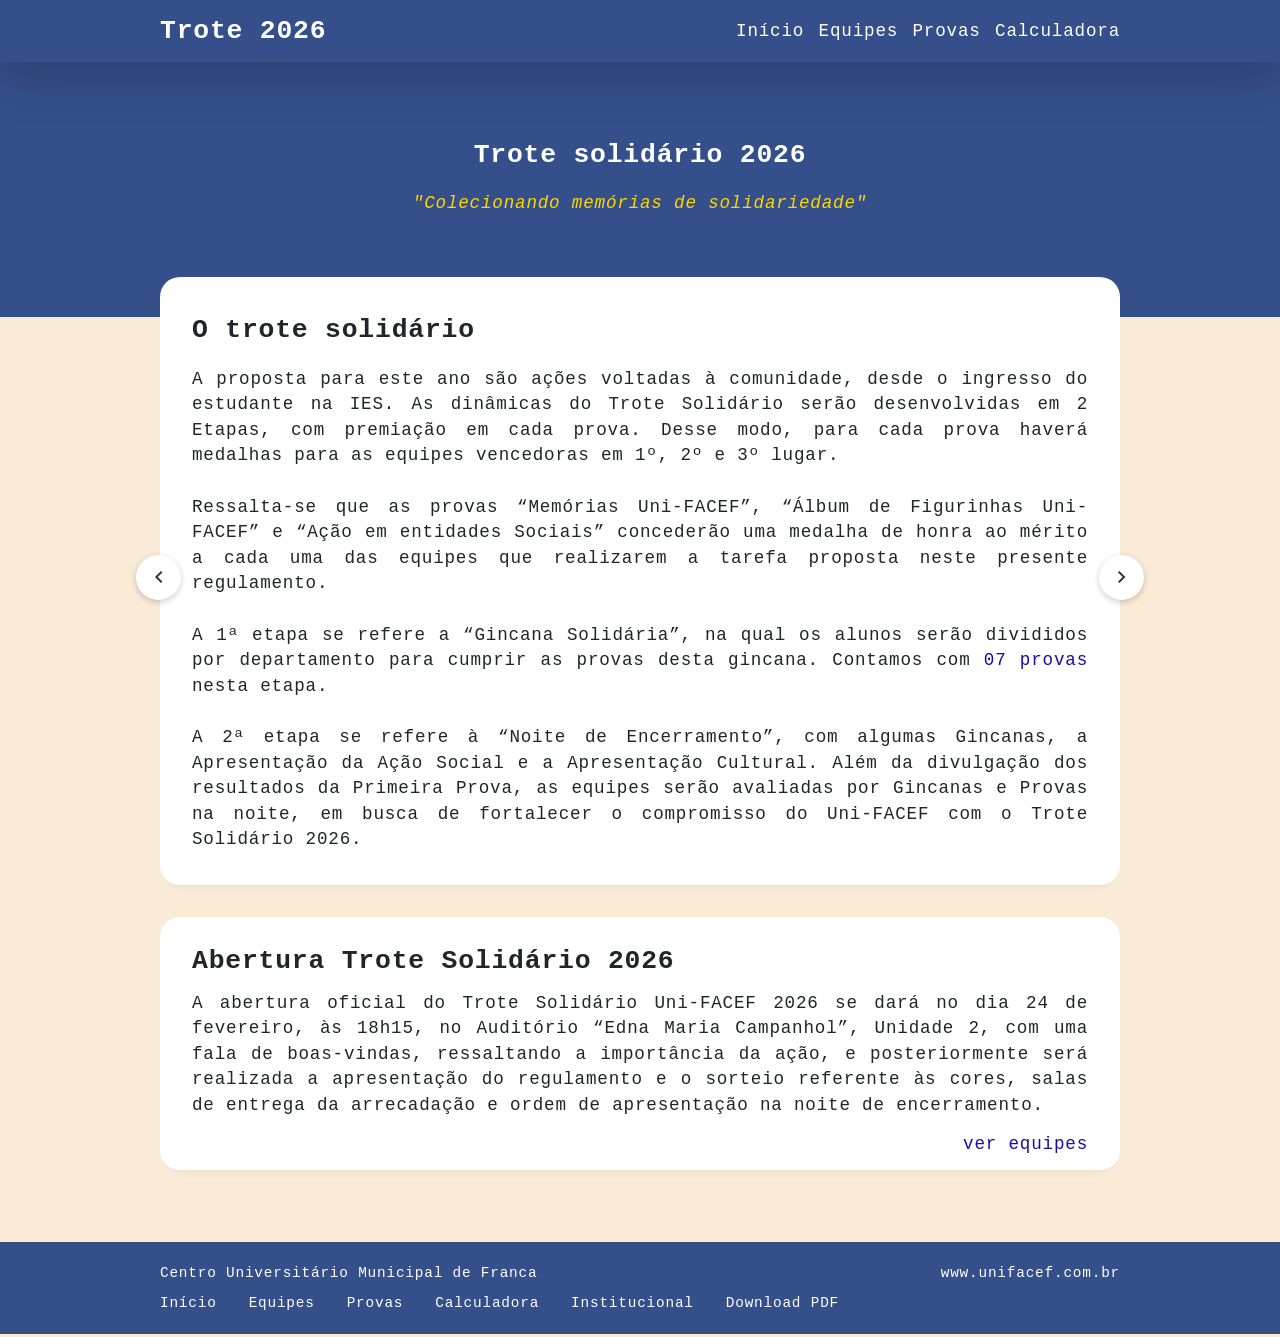
<file: index.html>
<!doctype html>
<html lang="pt-BR">
  <head>
    <!-- Meta data -->
    <meta charset="UTF-8" />
    <meta name="title" content="Trote solidário 2026" />
    <meta name="description" content="Trote solidário 2026" />
    <meta name="viewport" content="width=device-width, initial-scale=1.0" />
    <!-- CSS and statis files -->
    <link rel="stylesheet" href="./css/styles.css" />
    <link rel="stylesheet" href="./css/common/common.css" />
    <!-- Google fonts -->
    <link rel="preconnect" href="https://fonts.googleapis.com" />
    <link rel="preconnect" href="https://fonts.gstatic.com" crossorigin />
    <link
      href="https://fonts.googleapis.com/css2?family=Montserrat:ital@0;1&family=Mulish:ital,wght@0,200..1000;1,200..1000&family=Ubuntu+Mono:ital,wght@0,400;0,700;1,400;1,700&family=Ubuntu+Sans&family=Ubuntu+Sans+Mono:ital,wght@0,400..700;1,400..700&family=Ubuntu:ital,wght@0,300;0,400;0,500;0,700;1,300;1,400;1,500;1,700&display=swap"
      rel="stylesheet"
    />
    <!-- Icons -->
    <link
      href="https://fonts.googleapis.com/css2?family=Material+Symbols+Outlined"
      rel="stylesheet"
    />
    <link
      rel="stylesheet"
      href="https://cdn.jsdelivr.net/npm/bootstrap-icons@1.13.1/font/bootstrap-icons.min.css"
    />
    <!-- Favicon -->
    <link
      rel="shortcut icon"
      href="https://ava-grad.unifacef.com.br/pluginfile.php/1/core_admin/favicon/64x64/1707216088/unifacef.png"
    />
    <!-- Title -->
    <title>Trote solidário 2026</title>
  </head>
  <body>
    <nav class="menu container">
      <!-- Menu de navegação -->
      <div class="nav-main">
        <h1>Trote 2026</h1>
        <div class="menu-itens">
          <a href="index.html">Início</a>
          <a href="pages/teams.html">Equipes</a>
          <a href="pages/tasks.html">Provas</a>
          <a href="pages/calculator.html">Calculadora</a>
        </div>
      </div>
    </nav>
    <header class="container">
      <div class="flex-column">
        <div class="banner">
          <h2>Trote solidário 2026</h2>
          <em>"Colecionando memórias de solidariedade"</em>
        </div>
      </div>
    </header>
    <main>
      <!-- Múltiplos sections dentro do main -->

      <section class="container" style="position: relative">
        <button class="nav-btn left" onclick="anterior()">
          <span class="material-symbols-outlined"> chevron_left </span>
        </button>
        <div class="card-body" style="display: flex; align-items: center">
          <div class="retrivedContent">
            <h2 id="contentTitle"></h2>
            <div id="contentDescription"></div>
          </div>
        </div>
        <button class="nav-btn right" onclick="proximo()">
          <span class="material-symbols-outlined"> chevron_right </span>
        </button>
      </section>

      <section class="container">
        <div class="card-body">
          <h2 class="h2-card">Abertura Trote Solidário 2026</h2>

          <p class="p-card">
            A abertura oficial do Trote Solidário Uni-FACEF 2026 se dará no dia
            24 de fevereiro, às 18h15, no Auditório “Edna Maria Campanhol”,
            Unidade 2, com uma fala de boas-vindas, ressaltando a importância da
            ação, e posteriormente será realizada a apresentação do regulamento
            e o sorteio referente às cores, salas de entrega da arrecadação e
            ordem de apresentação na noite de encerramento.
          </p>

          <a href="pages/teams.html" class="text-link text-primary text-end">
            ver equipes
          </a>
        </div>
      </section>

      <!-- NÃO ESQUECER DE IMPLANTAR
            <section class="container">
                <div class="card-body">
                    <h2 class="h2-card">Horas-Atividade</h2>
                    <p class="success">30h: Kit Alimentação + Suplemento</p>
                    <p class="success">20h: Doação de Sangue</p>
                    <p class="success">Limite: Até 60 horas por estudante</p>
                </div>
            </section> -->
    </main>

    <footer class="container">
      <p class="d-flex justify-content-between">
        Centro Universitário Municipal de Franca
        <a
          href="https://www.unifacef.com.br"
          class="text-link text-white"
          target="_blank"
          >www.unifacef.com.br</a
        >
      </p>
      <ul class="d-flex g-2">
        <li class="unstyle-list">
          <a href="index.html" class="text-link text-white"> Início </a>
        </li>
        <li class="unstyle-list">
          <a href="pages/teams.html" class="text-link text-white"> Equipes </a>
        </li>
        <li class="unstyle-list">
          <a href="pages/tasks.html" class="text-link text-white"> Provas </a>
        </li>
        <li class="unstyle-list">
          <a href="pages/calculator.html" class="text-link text-white">
            Calculadora
          </a>
        </li>
        <li class="unstyle-list">
          <a href="pages/institutional.html" class="text-link text-white">
            Institucional
          </a>
        </li>
        <li class="unstyle-list">
          <a
            href="docs/regulamento-2026.pdf"
            class="text-link text-white"
            target="_blank"
          >
            Download PDF
          </a>
        </li>
      </ul>
    </footer>
    <!-- Js -->
    <script src="./js/content.js"></script>
    <script src="./js/spinner.js"></script>
  </body>
</html>
</file>
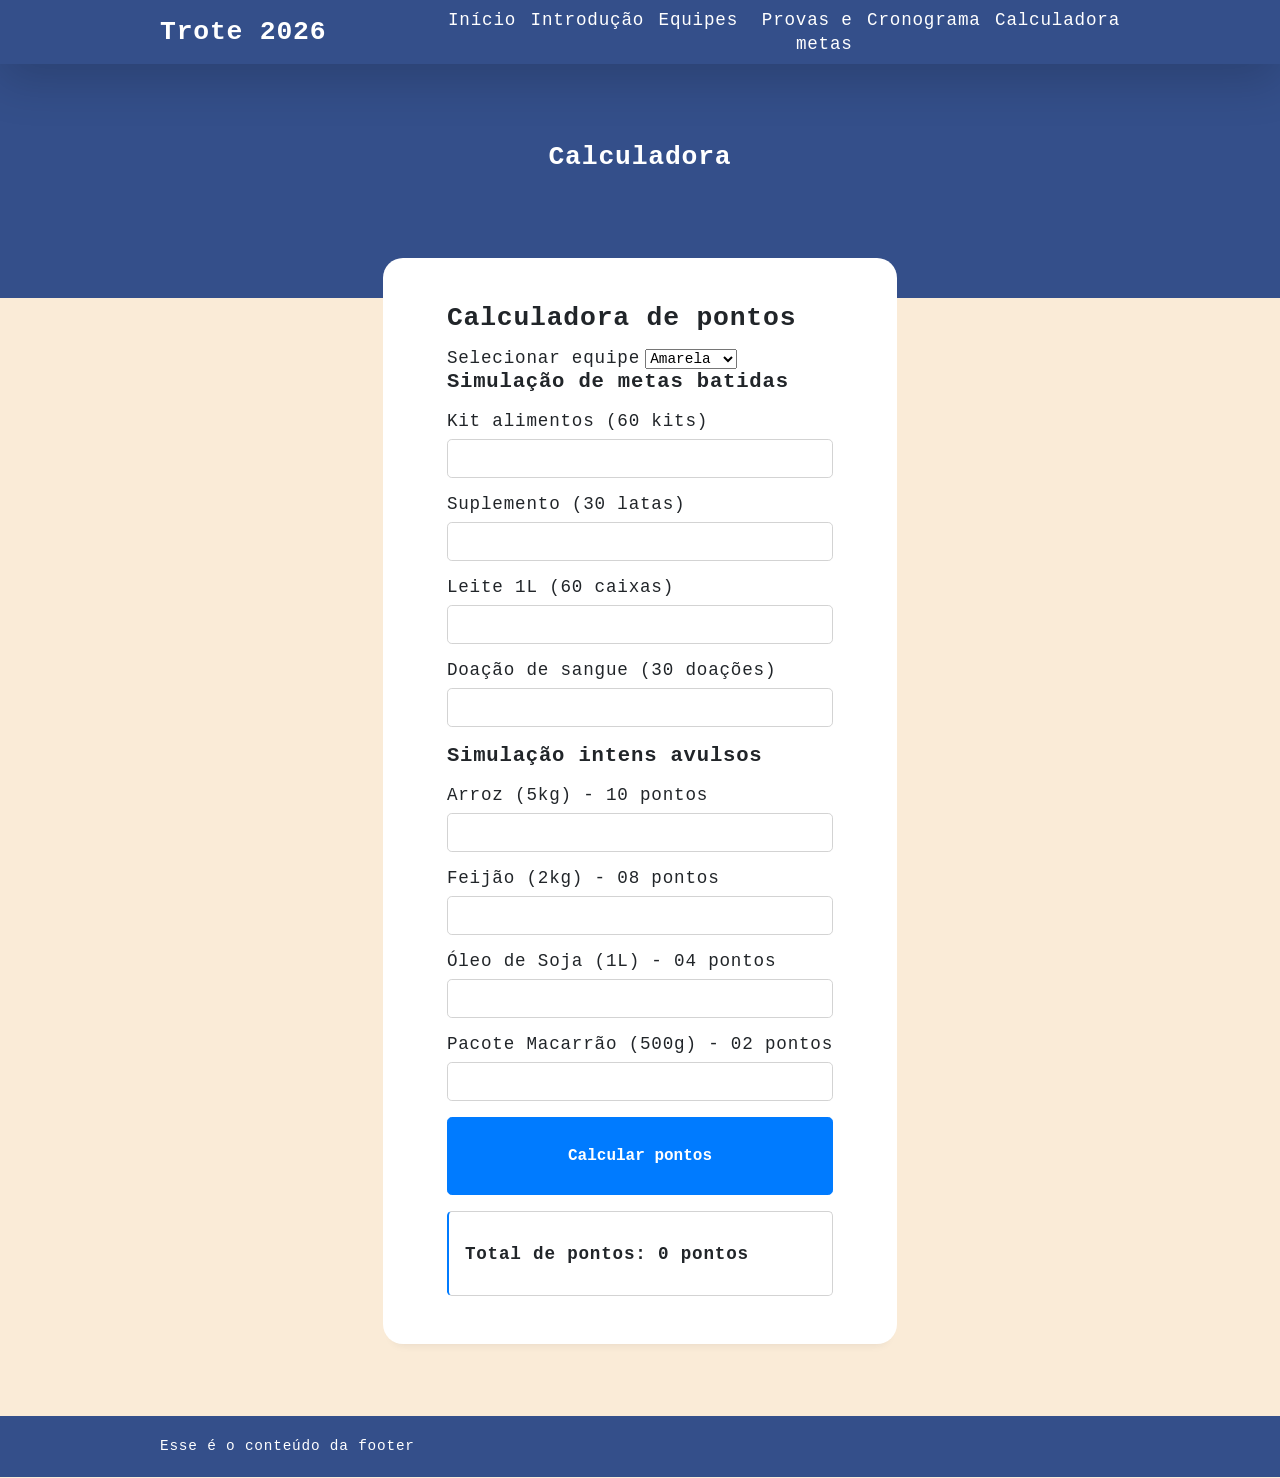
<file: calculadora.html>
<!DOCTYPE html>
<html lang="pt-BR">
    <head>
        <!-- Meta data -->
        <meta charset="UTF-8">
        <meta name="title" content="Trote solidário 2026">
        <meta name="description" content="Trote solidário 2026">
        <meta name="viewport" content="width=device-width, initial-scale=1.0">
        <!-- CSS and statis files -->
        <link rel="stylesheet" href="./css/styles.css" >
        <!-- Google fonts -->
        <link rel="preconnect" href="https://fonts.googleapis.com">
        <link rel="preconnect" href="https://fonts.gstatic.com" crossorigin>
        <link href="https://fonts.googleapis.com/css2?family=Montserrat:ital@0;1&family=Mulish:ital,wght@0,200..1000;1,200..1000&family=Ubuntu+Mono:ital,wght@0,400;0,700;1,400;1,700&family=Ubuntu+Sans&family=Ubuntu+Sans+Mono:ital,wght@0,400..700;1,400..700&family=Ubuntu:ital,wght@0,300;0,400;0,500;0,700;1,300;1,400;1,500;1,700&display=swap" rel="stylesheet">
        <!-- Favicon -->
        <link rel="shortcut icon" href="https://ava-grad.unifacef.com.br/pluginfile.php/1/core_admin/favicon/64x64/1707216088/unifacef.png" />
        <!-- Title -->
        <title>Trote solidário 2026</title>
    </head>
    <body>
        <nav class="menu container"> <!-- Menu de navegação -->
            <div class="nav-main">
                <h1>Trote 2026</h1>
                <div class="menu-itens">
                    <a href="index.html">Início</a>
                    <a href="introducao.html">Introdução</a>
                    <!-- <a href="formato.html">Formato</a> -->
                    <a href="equipes.html">Equipes</a>
                    <a href="provas-e-metas.html">Provas e metas</a>
                    <!-- <a href="integragao.html">Integração</a> -->
                    <a href="cronograma.html">Cronograma</a>
                    <a href="calculadora.html">Calculadora</a>
                </div>
            </div>
        </nav>
        <header class="container">
            <div class="flex-column">
                <div class="banner">
                    <h2>Calculadora</h2>
                    <!-- <em>"Colecionando memórias de solidariedade"</em> -->
                </div>
            </div>
        </header>
        <main> <!-- Múltiplos sections dentro do main -->
            <section class="container">
                <div class="card-body">
                    <div class="form center">
                        <h2 class="h2-card form-header">
                            Calculadora de pontos
                        </h2>
                        <div class="dropdown">
                            <label for="colors">Selecionar equipe</label>
                            <select id="colors">
                                <option value="yellow">Amarela</option>
                                <option value="gray">Cinza</option>
                                <option value="orange">Laranja</option>
                                <option value="rouge">Bordo</option>
                                <option value="black">Preto</option>
                                <option value="pink">Rosa</option>
                                <option value="purple">Roxo</option>
                                <option value="green">Verde</option>
                                <option value="red">Vermelho</option>
                            </select>
                        </div>
                        <h3 class="h3-card form-header">
                            Simulação de metas batidas
                        </h3>
                        <form>
                            <div class="form-grid">
                                <div class="form-group">
                                    <label for="qtdeArroz">Kit alimentos (60 kits)</label>
                                    <input type="number" id="qtdeKit" name="qtdeKit" min="0">
                                </div>
                                <div class="form-group">
                                    <label for="qtdeFeijao">Suplemento (30 latas)</label>
                                    <input type="number" id="qtdeSuplemento" name="qtdeSuplemento" min="0">
                                </div>
                            </div>
                            <div class="form-grid">
                                <div class="form-group">
                                    <label for="qtdeArroz">Leite 1L (60 caixas)</label>
                                    <input type="number" id="qtdeLeite" name="qtdeLeite" min="0">
                                </div>
                                <div class="form-group">
                                    <label for="qtdeFeijao">Doação de sangue (30 doações)</label>
                                    <input type="number" id="qtdeSangue" name="qtdeSangue" min="0">
                                </div>
                            </div>
                            <h3 class="h3-card form-header">
                                Simulação intens avulsos
                            </h3>
                            <div class="form-grid">
                                <div class="form-group">
                                    <label for="qtdeArroz">Arroz (5kg) - 10 pontos</label>
                                    <input type="number" id="qtdeArroz" name="qtdeArroz" min="0">
                                </div>
                                <div class="form-group">
                                    <label for="qtdeFeijao">Feijão (2kg) - 08 pontos</label>
                                    <input type="number" id="qtdeFeijao" name="qtdeFeijao" min="0">
                                </div>
                            </div>
                            <div class="form-grid">
                                <div class="form-group">
                                    <label for="qtdeArroz">Óleo de Soja (1L) - 04 pontos</label>
                                    <input type="number" id="qtdeOleo" name="qtdeOleo" min="0">
                                </div>
                                <div class="form-group">
                                    <label for="qtdeFeijao">Pacote Macarrão (500g) - 02 pontos</label>
                                    <input type="text" id="qtdeMacarrao" name="qtdeMacarrao" min="0">
                                </div>
                            </div>
                            <button class="btn btn-primary" type="button" onclick="calcular()">
                                <h4 class="my-0 mx-0">
                                    Calcular pontos
                                </h4>
                            </button>
                        </form>
                        <div id="resultado" class="resultado">
                            <!-- O resultado da calculadora aparecerá aqui -->
                            <h4 class="mx-0 my-0 text-center">
                                Total de pontos: <span id="totalHoras">0</span> pontos
                            </h4>
                        </div>
                    </div>
                </div>
            </section>
        </main>
        <footer class="container">
            <p>Esse é o conteúdo da footer</p>
        </footer>
        <!-- Import Js -->
        <script src="./js/calculadora.js"></script>
    </body>
    <style>
        .card-body {
            width: fit-content;
            margin: -3rem auto 4rem auto;
        }
    </style>
</html>
</file>
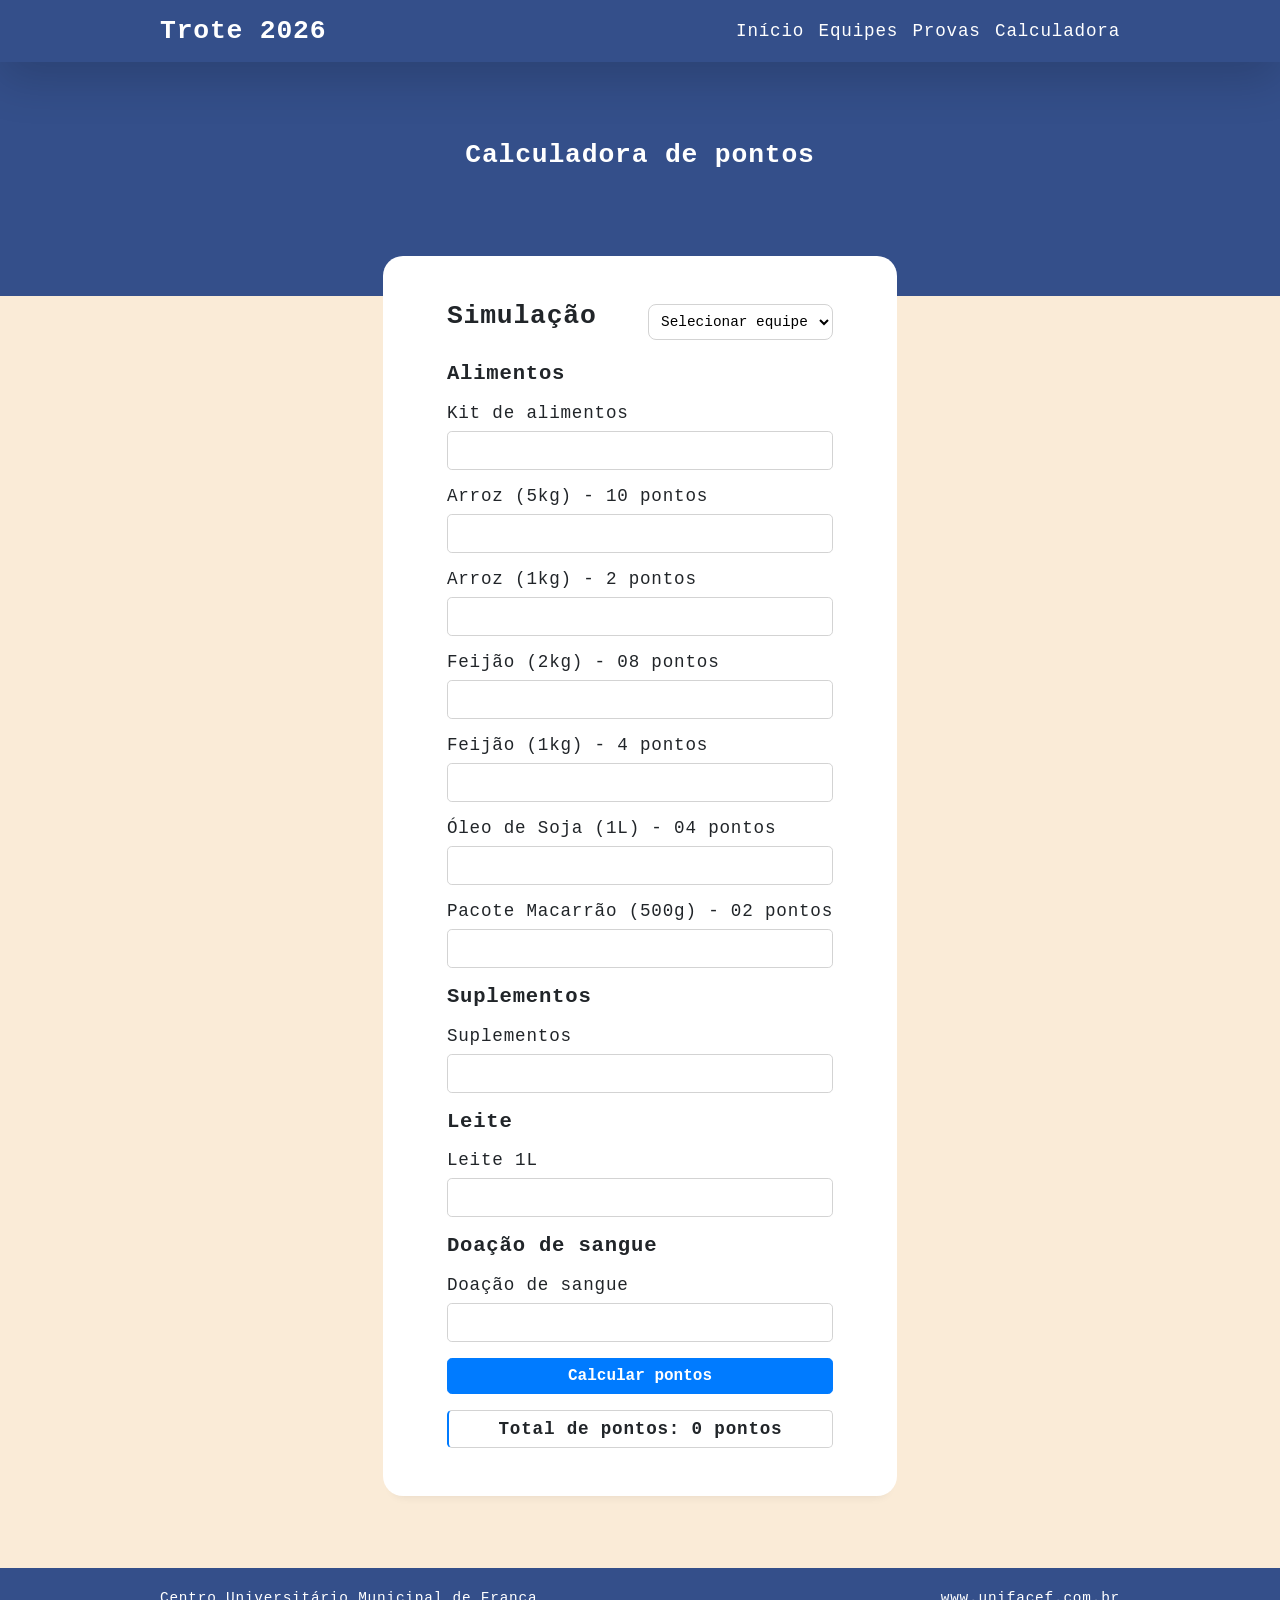
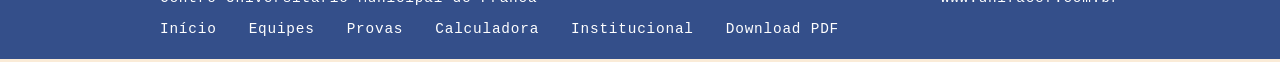
<file: pages/calculator.html>
<!doctype html>
<html lang="pt-BR">
  <head>
    <!-- Meta data -->
    <meta charset="UTF-8" />
    <meta name="title" content="Trote solidário 2026" />
    <meta name="description" content="Trote solidário 2026" />
    <meta name="viewport" content="width=device-width, initial-scale=1.0" />
    <!-- CSS and statis files -->
    <link rel="stylesheet" href="../css/styles.css" />
    <link rel="stylesheet" href="../css/common/common.css" />
    <!-- Google fonts -->
    <link rel="preconnect" href="https://fonts.googleapis.com" />
    <link rel="preconnect" href="https://fonts.gstatic.com" crossorigin />
    <link
      href="https://fonts.googleapis.com/css2?family=Montserrat:ital@0;1&family=Mulish:ital,wght@0,200..1000;1,200..1000&family=Ubuntu+Mono:ital,wght@0,400;0,700;1,400;1,700&family=Ubuntu+Sans&family=Ubuntu+Sans+Mono:ital,wght@0,400..700;1,400..700&family=Ubuntu:ital,wght@0,300;0,400;0,500;0,700;1,300;1,400;1,500;1,700&display=swap"
      rel="stylesheet"
    />
    <!-- Icons -->
    <link
      href="https://fonts.googleapis.com/css2?family=Material+Symbols+Outlined"
      rel="stylesheet"
    />
    <link
      rel="stylesheet"
      href="https://cdn.jsdelivr.net/npm/bootstrap-icons@1.13.1/font/bootstrap-icons.min.css"
    />
    <!-- Favicon -->
    <link
      rel="shortcut icon"
      href="https://ava-grad.unifacef.com.br/pluginfile.php/1/core_admin/favicon/64x64/1707216088/unifacef.png"
    />
    <!-- Title -->
    <title>Trote solidário 2026</title>
  </head>
  <body>
    <nav class="menu container">
      <div class="nav-main">
        <h1>Trote 2026</h1>
        <div class="menu-itens">
          <a href="../index.html">Início</a>
          <a href="teams.html">Equipes</a>
          <a href="tasks.html">Provas</a>
          <a href="calculator.html">Calculadora</a>
        </div>
      </div>
    </nav>
    <header class="container">
      <div class="flex-column">
        <div class="banner">
          <h2>Calculadora de pontos</h2>
          <!-- <em>"Colecionando memórias de solidariedade"</em> -->
        </div>
      </div>
    </header>
    <main>
      <!-- Múltiplos sections dentro do main -->
      <section class="container">
        <div class="card-body">
          <div class="form center">
            <div class="d-flex justify-content-between mb-1 gap-2">
              <h2 class="h2-card form-header w-100">Simulação</h2>

              <div class="dropdown w-100">
                <select id="team" class="p-small b-1 bg-white">
                  <option value="" disabled selected>Selecionar equipe</option>
                  <option value="Amarela">Amarela</option>
                  <option value="Bordo">Bordo</option>
                  <option value="Cinza">Cinza</option>
                  <option value="Laranja">Laranja</option>
                  <option value="Preto">Preto</option>
                  <option value="Rosa">Rosa</option>
                  <option value="Roxo">Roxo</option>
                  <option value="Verde">Verde</option>
                  <option value="Vermelho">Vermelho</option>
                </select>
              </div>
            </div>

            <form>
              <h3 class="h3-card form-header">Alimentos</h3>
              <div>
                <div class="form-group">
                  <label for="qtdeArroz">Kit de alimentos</label>
                  <input type="number" id="kit" name="qtdeKit" min="0" />
                </div>
                <div class="form-group">
                  <label for="qtdeArro5">Arroz (5kg) - 10 pontos</label>
                  <input
                    type="number"
                    id="qtdeArroz5"
                    name="qtdeArroz"
                    min="0"
                  />
                </div>
                <div class="form-group">
                  <label for="qtdeArroz1">Arroz (1kg) - 2 pontos</label>
                  <input
                    type="number"
                    id="qtdeArroz1"
                    name="qtdeArroz"
                    min="0"
                  />
                </div>
                <div class="form-group">
                  <label for="qtdeFeijao2">Feijão (2kg) - 08 pontos</label>
                  <input
                    type="number"
                    id="qtdeFeijao2"
                    name="qtdeFeijao"
                    min="0"
                  />
                </div>
                <div class="form-group">
                  <label for="qtdeFeijao1">Feijão (1kg) - 4 pontos</label>
                  <input
                    type="number"
                    id="qtdeFeijao1"
                    name="qtdeFeijao"
                    min="0"
                  />
                </div>
                <div class="form-group">
                  <label for="qtdeArroz">Óleo de Soja (1L) - 04 pontos</label>
                  <input type="number" id="qtdeOleo" name="qtdeOleo" min="0" />
                </div>
                <div class="form-group">
                  <label for="qtdeFeijao"
                    >Pacote Macarrão (500g) - 02 pontos</label
                  >
                  <input
                    type="text"
                    id="qtdeMacarrao"
                    name="qtdeMacarrao"
                    min="0"
                  />
                </div>
              </div>

              <h3 class="h3-card form-header">Suplementos</h3>
              <div>
                <div class="form-group">
                  <label for="qtdeFeijao">Suplementos</label>
                  <input
                    type="number"
                    id="suplemento"
                    name="qtdeSuplemento"
                    min="0"
                  />
                </div>
              </div>

              <h3 class="h3-card form-header">Leite</h3>
              <div>
                <div class="form-group">
                  <label for="qtdeArroz">Leite 1L</label>
                  <input type="number" id="leite" name="qtdeLeite" min="0" />
                </div>
              </div>

              <h3 class="h3-card form-header">Doação de sangue</h3>
              <div>
                <div class="form-group">
                  <label for="qtdeFeijao">Doação de sangue</label>
                  <input type="number" id="sangue" name="qtdeSangue" min="0" />
                </div>
              </div>

              <button
                class="btn btn-primary"
                type="button"
                onclick="Calcular()"
              >
                <h4 class="my-0 mx-0">Calcular pontos</h4>
              </button>
            </form>
            <div id="resultado" class="resultado">
              <!-- O resultado da calculadora aparecerá aqui -->
              <h4 class="mx-0 my-0 text-center">
                Total de pontos: <span id="totalPontos">0</span> pontos
              </h4>
            </div>
          </div>
        </div>
      </section>
    </main>
    <footer class="container">
      <p class="d-flex justify-content-between">
        Centro Universitário Municipal de Franca
        <a
          href="https://www.unifacef.com.br"
          class="text-link text-white"
          target="_blank"
          >www.unifacef.com.br</a
        >
      </p>
      <ul class="d-flex g-2">
        <li class="unstyle-list">
          <a href="../index.html" class="text-link text-white"> Início </a>
        </li>
        <li class="unstyle-list">
          <a href="teams.html" class="text-link text-white"> Equipes </a>
        </li>
        <li class="unstyle-list">
          <a href="tasks.html" class="text-link text-white"> Provas </a>
        </li>
        <li class="unstyle-list">
          <a href="calculator.html" class="text-link text-white">
            Calculadora
          </a>
        </li>
        <li class="unstyle-list">
          <a href="institutional.html" class="text-link text-white">
            Institucional
          </a>
        </li>
        <li class="unstyle-list">
          <a
            href="../docs/regulamento-2026.pdf"
            class="text-link text-white"
            target="_blank"
          >
            Download PDF
          </a>
        </li>
      </ul>
    </footer>
    <!-- Import Js -->
    <script src="../js/calculadora.js"></script>
    <script src="../js/spinner.js"></script>
  </body>
  <style>
    .card-body {
      width: fit-content;
      margin: -3rem auto 4rem auto;
    }
  </style>
</html>
</file>
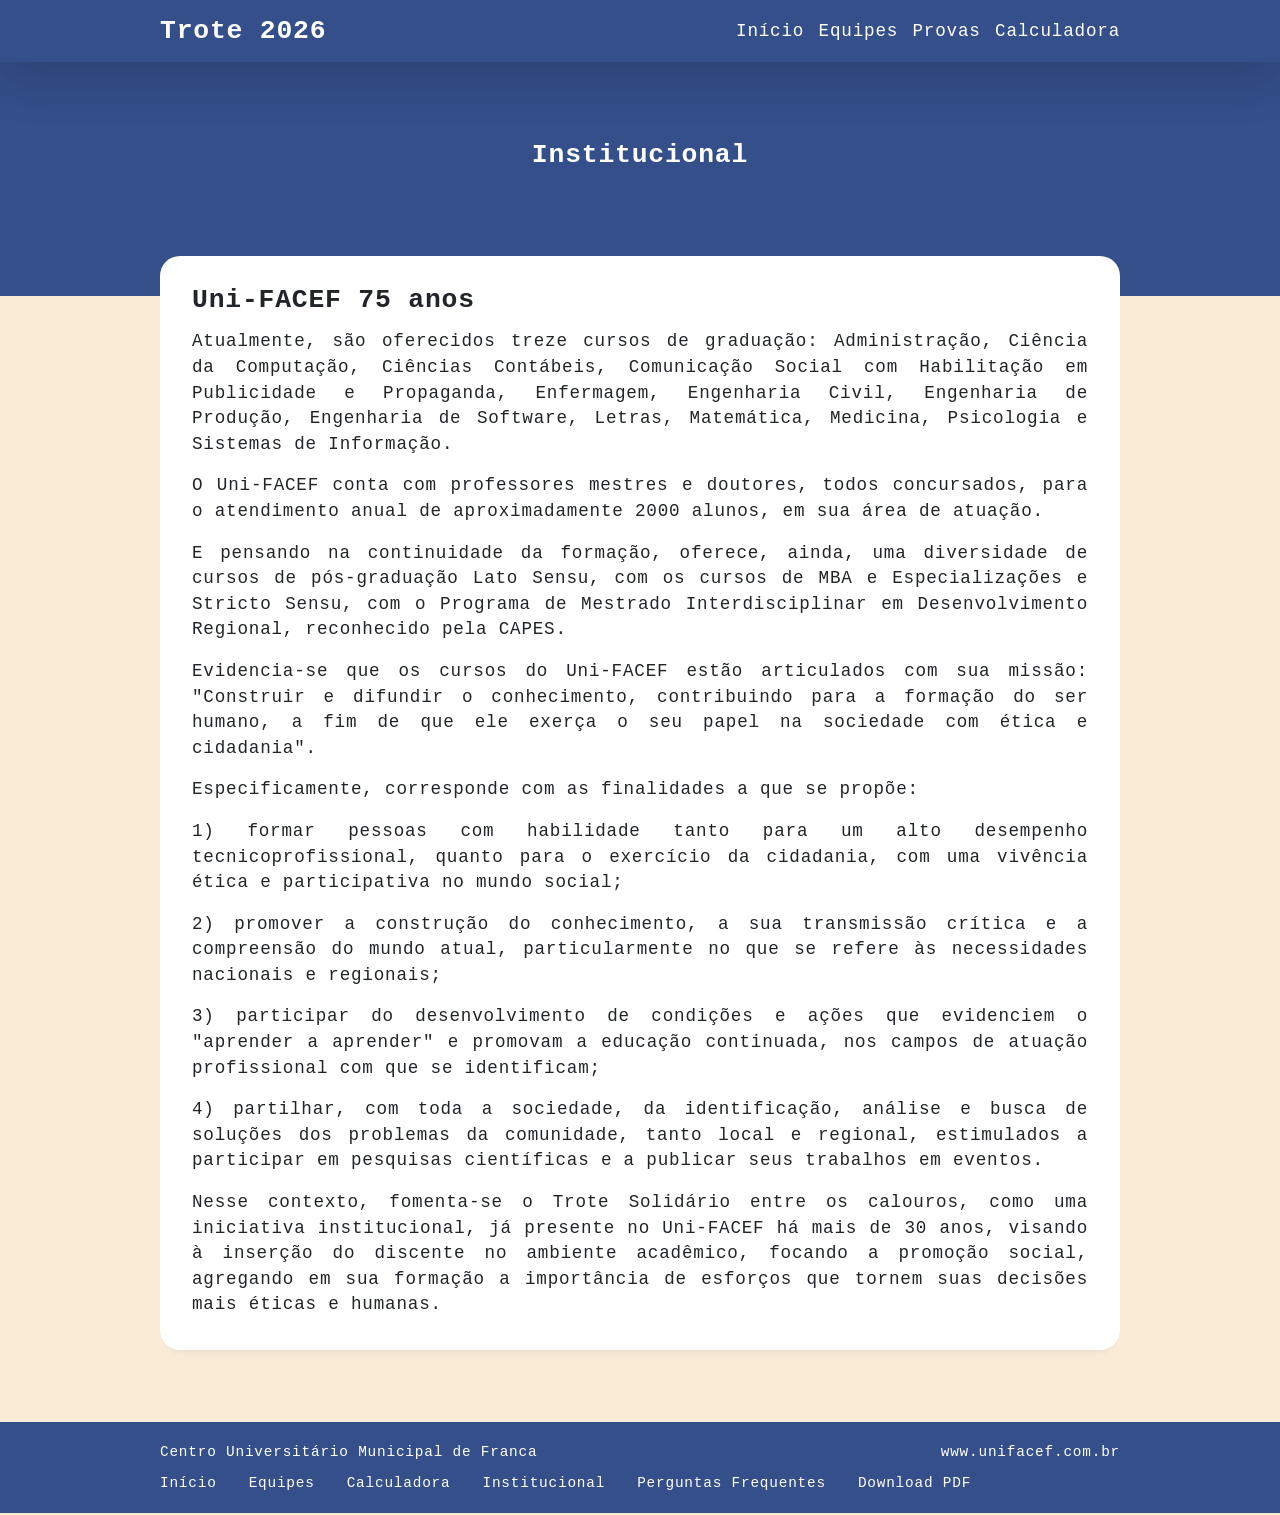
<file: pages/institucional.html>
<!DOCTYPE html>
<html lang="pt-BR">
    <head>
        <!-- Meta data -->
        <meta charset="UTF-8">
        <meta name="title" content="Trote solidário 2026">
        <meta name="description" content="Trote solidário 2026">
        <meta name="viewport" content="width=device-width, initial-scale=1.0">
        <!-- CSS and statis files -->
        <link rel="stylesheet" href="../css/styles.css" >
        <link rel="stylesheet" href="../css/common/common.css" >
        <!-- Google fonts -->
        <link rel="preconnect" href="https://fonts.googleapis.com">
        <link rel="preconnect" href="https://fonts.gstatic.com" crossorigin>
        <link href="https://fonts.googleapis.com/css2?family=Montserrat:ital@0;1&family=Mulish:ital,wght@0,200..1000;1,200..1000&family=Ubuntu+Mono:ital,wght@0,400;0,700;1,400;1,700&family=Ubuntu+Sans&family=Ubuntu+Sans+Mono:ital,wght@0,400..700;1,400..700&family=Ubuntu:ital,wght@0,300;0,400;0,500;0,700;1,300;1,400;1,500;1,700&display=swap" rel="stylesheet">
        <!-- Icons -->
        <link href="https://fonts.googleapis.com/css2?family=Material+Symbols+Outlined" rel="stylesheet">
        <link rel="stylesheet" href="https://cdn.jsdelivr.net/npm/bootstrap-icons@1.13.1/font/bootstrap-icons.min.css">
        <!-- Favicon -->
        <link rel="shortcut icon" href="https://ava-grad.unifacef.com.br/pluginfile.php/1/core_admin/favicon/64x64/1707216088/unifacef.png" />
        <!-- Title -->
        <title>Trote solidário 2026</title>
    </head>
    <body>
        <nav class="menu container">
            <div class="nav-main">
                <h1>Trote 2026</h1>
                <div class="menu-itens">
                    <a href="../index.html">Início</a>
                    <a href="teams.html">Equipes</a>
                    <a href="tasks.html">Provas</a>
                    <a href="calculator.html">Calculadora</a>
                </div>
            </div>
        </nav>
        <header class="container">
            <div class="flex-column">
                <div class="banner">
                    <h2>Institucional</h2>
                    <!-- <em>"Colecionando memórias de solidariedade"</em> -->
                </div>
            </div>
        </header>
        <main> <!-- Múltiplos sections dentro do main -->
            <section class="container">
                <div class="card-body">
                    <h2 class="h2-card">
                        Uni-FACEF 75 anos
                    </h2>
                    <p class="p-card">Atualmente, são oferecidos treze 
                    cursos de graduação: Administração, Ciência da 
                    Computação, Ciências Contábeis, Comunicação Social com 
                    Habilitação em Publicidade e Propaganda, Enfermagem, 
                    Engenharia Civil, Engenharia de Produção, Engenharia de 
                    Software, Letras, Matemática, Medicina, Psicologia e 
                    Sistemas de Informação.</p>

                    <p class="p-card">O Uni-FACEF conta com professores 
                    mestres e doutores, todos concursados, para o 
                    atendimento anual de aproximadamente 2000 alunos, em sua 
                    área de atuação.</p>

                    <p class="p-card">E pensando na continuidade da 
                    formação, oferece, ainda, uma diversidade de cursos de 
                    pós-graduação Lato Sensu, com os cursos de MBA e 
                    Especializações e Stricto Sensu, com o Programa de 
                    Mestrado Interdisciplinar em Desenvolvimento Regional, 
                    reconhecido pela CAPES.</p>
                    
                    <p class="p-card">Evidencia-se que os cursos do 
                    Uni-FACEF estão articulados com sua missão: "Construir e 
                    difundir o conhecimento, contribuindo para a formação do 
                    ser humano, a fim de que ele exerça o seu papel na 
                    sociedade com ética e cidadania".
                    </p>

                    <p class="p-card">Especificamente, corresponde com as 
                    finalidades a que se propõe:</p>

                    <p class="p-card">1) formar pessoas com habilidade tanto 
                    para um alto desempenho tecnicoprofissional, quanto para 
                    o exercício da cidadania, com uma vivência ética e 
                    participativa no mundo social;</p>

                    <p class="p-card">2) promover a construção do 
                    conhecimento, a sua transmissão crítica e a compreensão 
                    do mundo atual, particularmente no que se refere às 
                    necessidades nacionais e regionais;</p>

                    <p class="p-card">3) participar do desenvolvimento de 
                    condições e ações que evidenciem o "aprender a aprender" 
                    e promovam a educação continuada, nos campos de atuação 
                    profissional com que se identificam;</p>

                    <p class="p-card">4) partilhar, com toda a sociedade, da 
                    identificação, análise e busca de soluções dos problemas 
                    da comunidade, tanto local e regional, estimulados a 
                    participar em pesquisas científicas e a publicar seus 
                    trabalhos em eventos.</p>

                    <p class="p-card">Nesse contexto, fomenta-se o Trote 
                    Solidário entre os calouros, como uma iniciativa 
                    institucional, já presente no Uni-FACEF há mais de 30 
                    anos, visando à inserção do discente no ambiente 
                    acadêmico, focando a promoção social, agregando em sua 
                    formação a importância de esforços que tornem suas 
                    decisões mais éticas e humanas.</p>
                </div>
            </section>

        </main>
        <footer class="container">

            <p class="d-flex justify-content-between">Centro Universitário Municipal de Franca
                <a href="https://www.unifacef.com.br" class="text-link text-white" target="_blank">www.unifacef.com.br</a>
            </p>
            <ul class="d-flex g-2">
                <li class="unstyle-list">
                    <a href="index.html" class="text-link text-white">
                        Início
                    </a>
                </li>
                <li class="unstyle-list">
                    <a href="pages/teams.html" class="text-link text-white">
                        Equipes
                    </a>
                </li>
                <li class="unstyle-list">
                    <a href="pages/calculator.html" class="text-link text-white">
                        Calculadora
                    </a>
                </li>
                <li class="unstyle-list">
                    <a href="pages/institucional.html" class="text-link text-white">
                        Institucional
                    </a>
                </li>
                <li class="unstyle-list">
                    <a href="pages/faq.html" class="text-link text-white">
                        Perguntas Frequentes
                    </a>
                </li>
                <li class="unstyle-list">
                    <a href="/" class="text-link text-white">
                        Download PDF
                    </a>
                </li>
            </ul>

        </footer>
        <script src="../js/spinner.js"></script>
    </body>
</html>
</file>
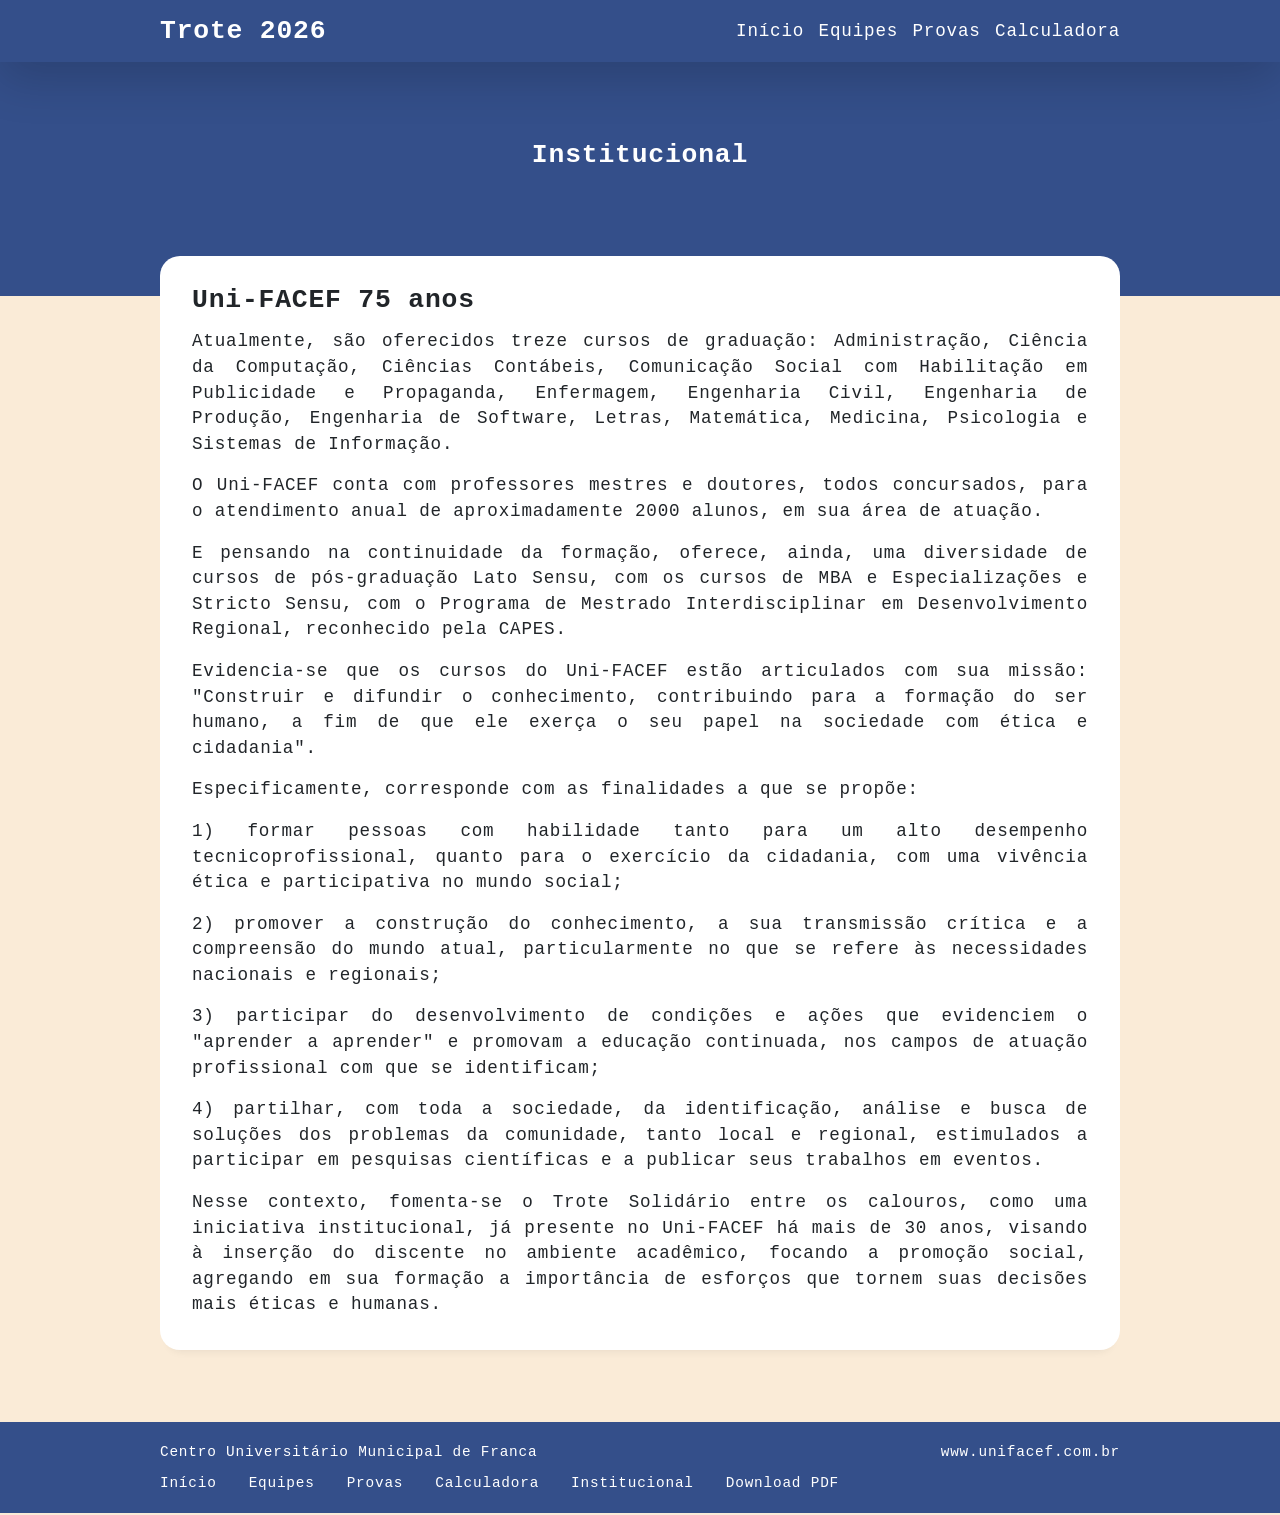
<file: pages/institutional.html>
<!doctype html>
<html lang="pt-BR">
  <head>
    <!-- Meta data -->
    <meta charset="UTF-8" />
    <meta name="title" content="Trote solidário 2026" />
    <meta name="description" content="Trote solidário 2026" />
    <meta name="viewport" content="width=device-width, initial-scale=1.0" />
    <!-- CSS and statis files -->
    <link rel="stylesheet" href="../css/styles.css" />
    <link rel="stylesheet" href="../css/common/common.css" />
    <!-- Google fonts -->
    <link rel="preconnect" href="https://fonts.googleapis.com" />
    <link rel="preconnect" href="https://fonts.gstatic.com" crossorigin />
    <link
      href="https://fonts.googleapis.com/css2?family=Montserrat:ital@0;1&family=Mulish:ital,wght@0,200..1000;1,200..1000&family=Ubuntu+Mono:ital,wght@0,400;0,700;1,400;1,700&family=Ubuntu+Sans&family=Ubuntu+Sans+Mono:ital,wght@0,400..700;1,400..700&family=Ubuntu:ital,wght@0,300;0,400;0,500;0,700;1,300;1,400;1,500;1,700&display=swap"
      rel="stylesheet"
    />
    <!-- Icons -->
    <link
      href="https://fonts.googleapis.com/css2?family=Material+Symbols+Outlined"
      rel="stylesheet"
    />
    <link
      rel="stylesheet"
      href="https://cdn.jsdelivr.net/npm/bootstrap-icons@1.13.1/font/bootstrap-icons.min.css"
    />
    <!-- Favicon -->
    <link
      rel="shortcut icon"
      href="https://ava-grad.unifacef.com.br/pluginfile.php/1/core_admin/favicon/64x64/1707216088/unifacef.png"
    />
    <!-- Title -->
    <title>Trote solidário 2026</title>
  </head>
  <body>
    <nav class="menu container">
      <div class="nav-main">
        <h1>Trote 2026</h1>
        <div class="menu-itens">
          <a href="../index.html">Início</a>
          <a href="teams.html">Equipes</a>
          <a href="tasks.html">Provas</a>
          <a href="calculator.html">Calculadora</a>
        </div>
      </div>
    </nav>
    <header class="container">
      <div class="flex-column">
        <div class="banner">
          <h2>Institucional</h2>
          <!-- <em>"Colecionando memórias de solidariedade"</em> -->
        </div>
      </div>
    </header>
    <main>
      <!-- Múltiplos sections dentro do main -->
      <section class="container">
        <div class="card-body">
          <h2 class="h2-card">Uni-FACEF 75 anos</h2>
          <p class="p-card">
            Atualmente, são oferecidos treze cursos de graduação: Administração,
            Ciência da Computação, Ciências Contábeis, Comunicação Social com
            Habilitação em Publicidade e Propaganda, Enfermagem, Engenharia
            Civil, Engenharia de Produção, Engenharia de Software, Letras,
            Matemática, Medicina, Psicologia e Sistemas de Informação.
          </p>

          <p class="p-card">
            O Uni-FACEF conta com professores mestres e doutores, todos
            concursados, para o atendimento anual de aproximadamente 2000
            alunos, em sua área de atuação.
          </p>

          <p class="p-card">
            E pensando na continuidade da formação, oferece, ainda, uma
            diversidade de cursos de pós-graduação Lato Sensu, com os cursos de
            MBA e Especializações e Stricto Sensu, com o Programa de Mestrado
            Interdisciplinar em Desenvolvimento Regional, reconhecido pela
            CAPES.
          </p>

          <p class="p-card">
            Evidencia-se que os cursos do Uni-FACEF estão articulados com sua
            missão: "Construir e difundir o conhecimento, contribuindo para a
            formação do ser humano, a fim de que ele exerça o seu papel na
            sociedade com ética e cidadania".
          </p>

          <p class="p-card">
            Especificamente, corresponde com as finalidades a que se propõe:
          </p>

          <p class="p-card">
            1) formar pessoas com habilidade tanto para um alto desempenho
            tecnicoprofissional, quanto para o exercício da cidadania, com uma
            vivência ética e participativa no mundo social;
          </p>

          <p class="p-card">
            2) promover a construção do conhecimento, a sua transmissão crítica
            e a compreensão do mundo atual, particularmente no que se refere às
            necessidades nacionais e regionais;
          </p>

          <p class="p-card">
            3) participar do desenvolvimento de condições e ações que evidenciem
            o "aprender a aprender" e promovam a educação continuada, nos campos
            de atuação profissional com que se identificam;
          </p>

          <p class="p-card">
            4) partilhar, com toda a sociedade, da identificação, análise e
            busca de soluções dos problemas da comunidade, tanto local e
            regional, estimulados a participar em pesquisas científicas e a
            publicar seus trabalhos em eventos.
          </p>

          <p class="p-card">
            Nesse contexto, fomenta-se o Trote Solidário entre os calouros, como
            uma iniciativa institucional, já presente no Uni-FACEF há mais de 30
            anos, visando à inserção do discente no ambiente acadêmico, focando
            a promoção social, agregando em sua formação a importância de
            esforços que tornem suas decisões mais éticas e humanas.
          </p>
        </div>
      </section>
    </main>
    <footer class="container">
      <p class="d-flex justify-content-between">
        Centro Universitário Municipal de Franca
        <a
          href="https://www.unifacef.com.br"
          class="text-link text-white"
          target="_blank"
          >www.unifacef.com.br</a
        >
      </p>
      <ul class="d-flex g-2">
        <li class="unstyle-list">
          <a href="../index.html" class="text-link text-white"> Início </a>
        </li>
        <li class="unstyle-list">
          <a href="teams.html" class="text-link text-white"> Equipes </a>
        </li>
        <li class="unstyle-list">
          <a href="tasks.html" class="text-link text-white"> Provas </a>
        </li>
        <li class="unstyle-list">
          <a href="calculator.html" class="text-link text-white">
            Calculadora
          </a>
        </li>
        <li class="unstyle-list">
          <a href="institutional.html" class="text-link text-white">
            Institucional
          </a>
        </li>
        <li class="unstyle-list">
          <a
            href="../docs/regulamento-2026.pdf"
            class="text-link text-white"
            target="_blank"
          >
            Download PDF
          </a>
        </li>
      </ul>
    </footer>
    <script src="../js/spinner.js"></script>
  </body>
</html>
</file>
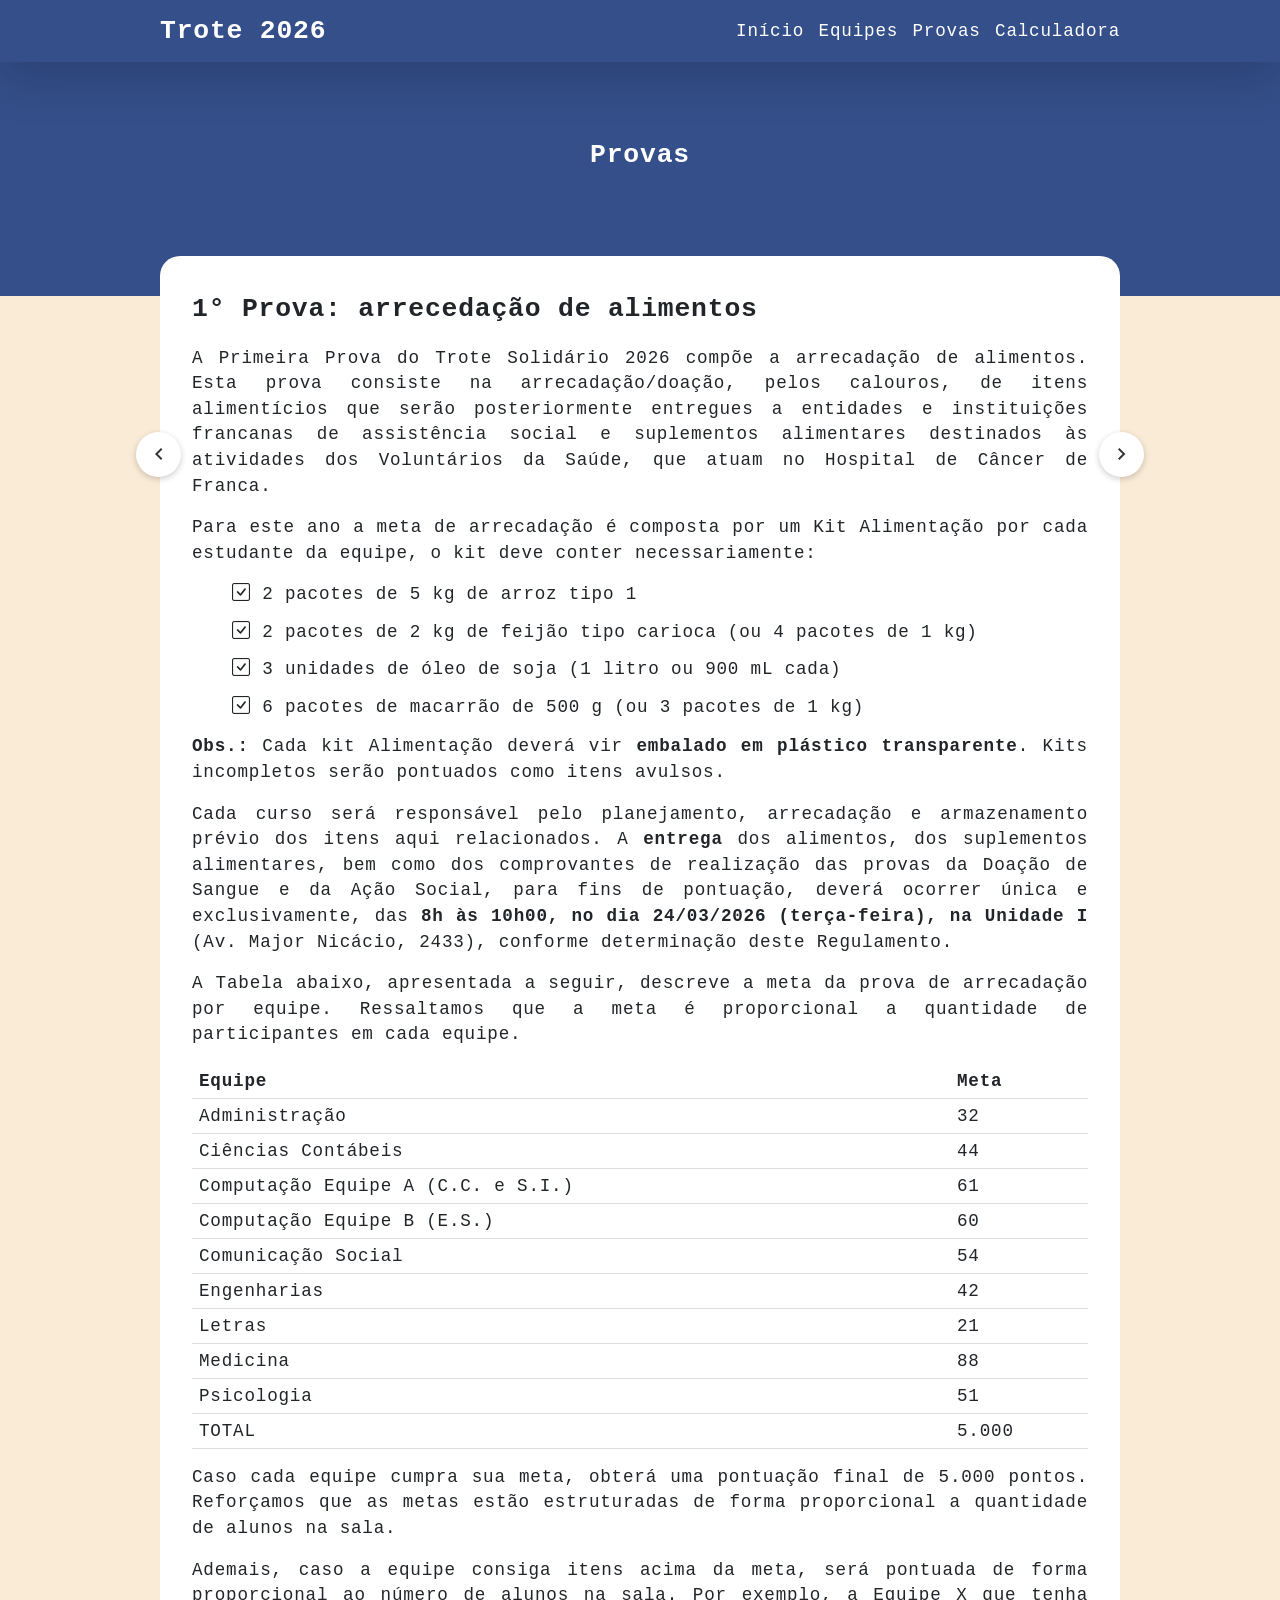
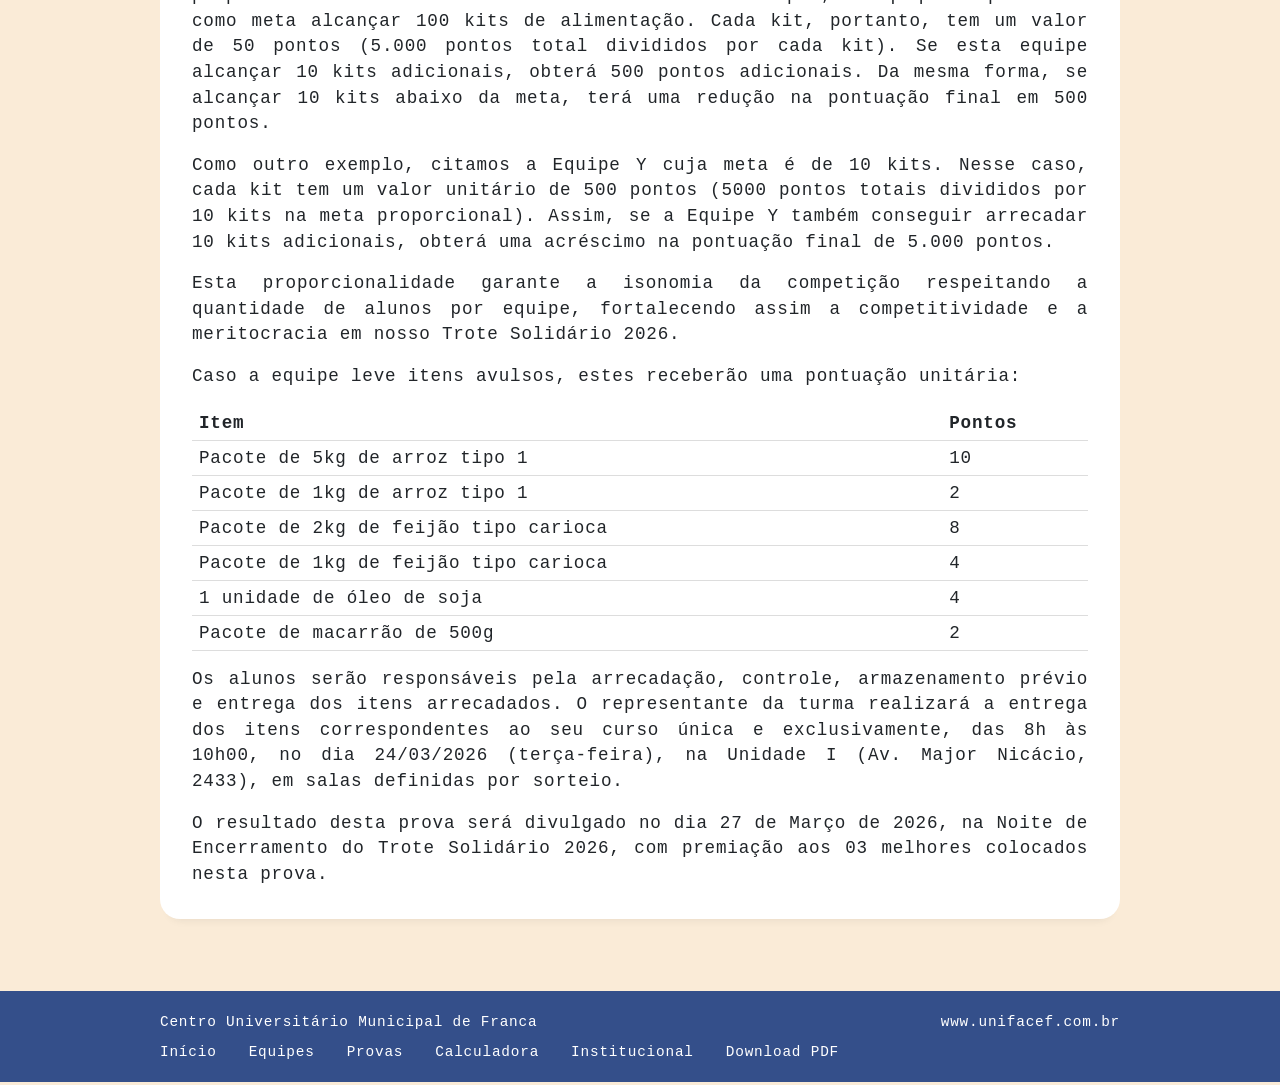
<file: pages/tasks.html>
<!doctype html>
<html lang="pt-BR">
  <head>
    <!-- Meta data -->
    <meta charset="UTF-8" />
    <meta name="title" content="Trote solidário 2026" />
    <meta name="description" content="Trote solidário 2026" />
    <meta name="viewport" content="width=device-width, initial-scale=1.0" />
    <!-- CSS and statis files -->
    <link rel="stylesheet" href="../css/styles.css" />
    <link rel="stylesheet" href="../css/common/common.css" />
    <!-- Google fonts -->
    <link rel="preconnect" href="https://fonts.googleapis.com" />
    <link rel="preconnect" href="https://fonts.gstatic.com" crossorigin />
    <link
      href="https://fonts.googleapis.com/css2?family=Montserrat:ital@0;1&family=Mulish:ital,wght@0,200..1000;1,200..1000&family=Ubuntu+Mono:ital,wght@0,400;0,700;1,400;1,700&family=Ubuntu+Sans&family=Ubuntu+Sans+Mono:ital,wght@0,400..700;1,400..700&family=Ubuntu:ital,wght@0,300;0,400;0,500;0,700;1,300;1,400;1,500;1,700&display=swap"
      rel="stylesheet"
    />
    <!-- Icons -->
    <link
      href="https://fonts.googleapis.com/css2?family=Material+Symbols+Outlined"
      rel="stylesheet"
    />
    <link
      rel="stylesheet"
      href="https://cdn.jsdelivr.net/npm/bootstrap-icons@1.13.1/font/bootstrap-icons.min.css"
    />
    <!-- Favicon -->
    <link
      rel="shortcut icon"
      href="https://ava-grad.unifacef.com.br/pluginfile.php/1/core_admin/favicon/64x64/1707216088/unifacef.png"
    />
    <!-- Title -->
    <title>Trote solidário 2026</title>
  </head>
  <body>
    <nav class="menu container">
      <div class="nav-main">
        <h1>Trote 2026</h1>
        <div class="menu-itens">
          <a href="../index.html">Início</a>
          <a href="teams.html">Equipes</a>
          <a href="tasks.html">Provas</a>
          <a href="calculator.html">Calculadora</a>
        </div>
      </div>
    </nav>
    <header class="container">
      <div class="flex-column">
        <div class="banner">
          <h2>Provas</h2>
          <!-- <em>"Colecionando memórias de solidariedade"</em> -->
        </div>
      </div>
    </header>
    <main>
      <!-- Múltiplos sections dentro do main -->

      <section class="container" style="position: relative">
        <button class="nav-btn left" onclick="anterior()">
          <span class="material-symbols-outlined"> chevron_left </span>
        </button>
        <div class="card-body" style="display: flex; align-items: center">
          <div class="retrivedContent" style="height: unset !important">
            <h2 id="contentTitle"></h2>
            <div id="contentDescription"></div>
          </div>
        </div>
        <button class="nav-btn right" onclick="proximo()">
          <span class="material-symbols-outlined"> chevron_right </span>
        </button>
      </section>
    </main>
    <footer class="container">
      <p class="d-flex justify-content-between">
        Centro Universitário Municipal de Franca
        <a
          href="https://www.unifacef.com.br"
          class="text-link text-white"
          target="_blank"
          >www.unifacef.com.br</a
        >
      </p>
      <ul class="d-flex g-2">
        <li class="unstyle-list">
          <a href="../index.html" class="text-link text-white"> Início </a>
        </li>
        <li class="unstyle-list">
          <a href="teams.html" class="text-link text-white"> Equipes </a>
        </li>
        <li class="unstyle-list">
          <a href="tasks.html" class="text-link text-white"> Provas </a>
        </li>
        <li class="unstyle-list">
          <a href="calculator.html" class="text-link text-white">
            Calculadora
          </a>
        </li>
        <li class="unstyle-list">
          <a href="institutional.html" class="text-link text-white">
            Institucional
          </a>
        </li>
        <li class="unstyle-list">
          <a
            href="../docs/regulamento-2026.pdf"
            class="text-link text-white"
            target="_blank"
          >
            Download PDF
          </a>
        </li>
      </ul>
    </footer>
    <style>
      .nav-btn {
        top: 50% !important;
        position: fixed;
      }

      @media (max-width: 800px) {
      .nav-btn {
        top: 55vh !important;
        }
      }
    </style>
    <script src="../js/tasks.js"></script>
    <script src="../js/spinner.js"></script>
  </body>
</html>
</file>
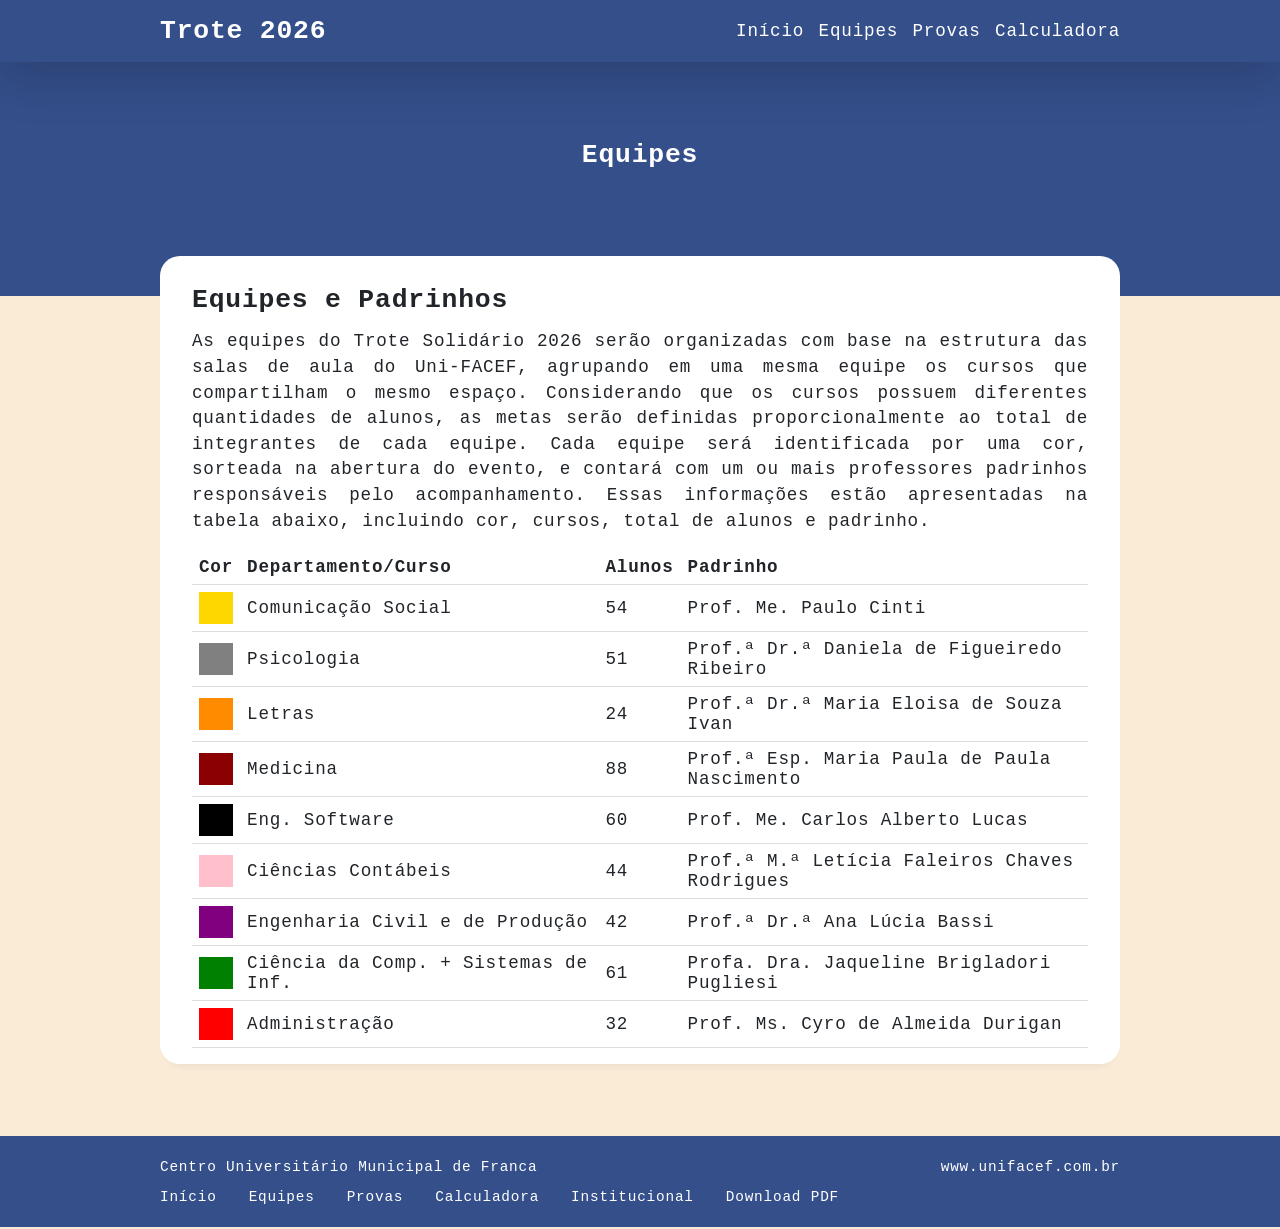
<file: pages/teams.html>
<!doctype html>
<html lang="pt-BR">
  <head>
    <!-- Meta data -->
    <meta charset="UTF-8" />
    <meta name="title" content="Trote solidário 2026" />
    <meta name="description" content="Trote solidário 2026" />
    <meta name="viewport" content="width=device-width, initial-scale=1.0" />
    <!-- CSS and statis files -->
    <link rel="stylesheet" href="../css/styles.css" />
    <link rel="stylesheet" href="../css/common/common.css" />
    <!-- Google fonts -->
    <link rel="preconnect" href="https://fonts.googleapis.com" />
    <link rel="preconnect" href="https://fonts.gstatic.com" crossorigin />
    <link
      href="https://fonts.googleapis.com/css2?family=Montserrat:ital@0;1&family=Mulish:ital,wght@0,200..1000;1,200..1000&family=Ubuntu+Mono:ital,wght@0,400;0,700;1,400;1,700&family=Ubuntu+Sans&family=Ubuntu+Sans+Mono:ital,wght@0,400..700;1,400..700&family=Ubuntu:ital,wght@0,300;0,400;0,500;0,700;1,300;1,400;1,500;1,700&display=swap"
      rel="stylesheet"
    />
    <!-- Icons -->
    <link
      href="https://fonts.googleapis.com/css2?family=Material+Symbols+Outlined"
      rel="stylesheet"
    />
    <link
      rel="stylesheet"
      href="https://cdn.jsdelivr.net/npm/bootstrap-icons@1.13.1/font/bootstrap-icons.min.css"
    />
    <!-- Favicon -->
    <link
      rel="shortcut icon"
      href="https://ava-grad.unifacef.com.br/pluginfile.php/1/core_admin/favicon/64x64/1707216088/unifacef.png"
    />
    <!-- Title -->
    <title>Trote solidário 2026</title>
  </head>
  <body>
    <nav class="menu container">
      <div class="nav-main">
        <h1>Trote 2026</h1>
        <div class="menu-itens">
          <a href="../index.html">Início</a>
          <a href="teams.html">Equipes</a>
          <a href="tasks.html">Provas</a>
          <a href="calculator.html">Calculadora</a>
        </div>
      </div>
    </nav>
    <header class="container">
      <div class="flex-column">
        <div class="banner">
          <h2>Equipes</h2>
        </div>
      </div>
    </header>
    <main>
      <section class="container">
        <div class="card-body">
          <h2 class="h2-card">Equipes e Padrinhos</h2>

          <p class="p-card">
            As equipes do Trote Solidário 2026 serão organizadas com base na
            estrutura das salas de aula do Uni-FACEF, agrupando em uma mesma
            equipe os cursos que compartilham o mesmo espaço. Considerando que
            os cursos possuem diferentes quantidades de alunos, as metas serão
            definidas proporcionalmente ao total de integrantes de cada equipe.
            Cada equipe será identificada por uma cor, sorteada na abertura do
            evento, e contará com um ou mais professores padrinhos responsáveis
            pelo acompanhamento. Essas informações estão apresentadas na tabela
            abaixo, incluindo cor, cursos, total de alunos e padrinho.
          </p>

          <table>
            <thead>
              <tr>
                <th>Cor</th>
                <th>Departamento/Curso</th>
                <th>Alunos</th>
                <th>Padrinho</th>
              </tr>
            </thead>
            <tbody>
              <tr>
                <td><div class="box-yellow"></div></td>
                <td>Comunicação Social</td>
                <td>54</td>
                <td>Prof. Me. Paulo Cinti</td>
              </tr>
              <tr>
                <td><div class="box-gray"></div></td>
                <td>Psicologia</td>
                <td>51</td>
                <td>Prof.ª Dr.ª Daniela de Figueiredo Ribeiro</td>
              </tr>
              <tr>
                <td><div class="box-orange"></div></td>
                <td>Letras</td>
                <td>24</td>
                <td>Prof.ª Dr.ª Maria Eloisa de Souza Ivan</td>
              </tr>
              <tr>
                <td><div class="box-rouge"></div></td>
                <td>Medicina</td>
                <td>88</td>
                <td>Prof.ª Esp. Maria Paula de Paula Nascimento</td>
              </tr>
              <tr>
                <td><div class="box-black"></div></td>
                <td>Eng. Software</td>
                <td>60</td>
                <td>Prof. Me. Carlos Alberto Lucas</td>
              </tr>
              <tr>
                <td><div class="box-pink"></div></td>
                <td>Ciências Contábeis</td>
                <td>44</td>
                <td>Prof.ª M.ª Letícia Faleiros Chaves Rodrigues</td>
              </tr>
              <tr>
                <td><div class="box-purple"></div></td>
                <td>Engenharia Civil e de Produção</td>
                <td>42</td>
                <td>Prof.ª Dr.ª Ana Lúcia Bassi</td>
              </tr>
              <tr>
                <td><div class="box-green"></div></td>
                <td>Ciência da Comp. + Sistemas de Inf.</td>
                <td>61</td>
                <td>Profa. Dra. Jaqueline Brigladori Pugliesi</td>
              </tr>
              <tr>
                <td><div class="box-red"></div></td>
                <td>Administração</td>
                <td>32</td>
                <td>Prof. Ms. Cyro de Almeida Durigan</td>
              </tr>
            </tbody>
          </table>
        </div>
      </section>
    </main>
    <footer class="container">
      <p class="d-flex justify-content-between">
        Centro Universitário Municipal de Franca
        <a
          href="https://www.unifacef.com.br"
          class="text-link text-white"
          target="_blank"
          >www.unifacef.com.br</a
        >
      </p>
      <ul class="d-flex g-2">
        <li class="unstyle-list">
          <a href="../index.html" class="text-link text-white"> Início </a>
        </li>
        <li class="unstyle-list">
          <a href="teams.html" class="text-link text-white"> Equipes </a>
        </li>
        <li class="unstyle-list">
          <a href="tasks.html" class="text-link text-white"> Provas </a>
        </li>
        <li class="unstyle-list">
          <a href="calculator.html" class="text-link text-white">
            Calculadora
          </a>
        </li>
        <li class="unstyle-list">
          <a href="institutional.html" class="text-link text-white">
            Institucional
          </a>
        </li>
        <li class="unstyle-list">
          <a
            href="../docs/regulamento-2026.pdf"
            class="text-link text-white"
            target="_blank"
          >
            Download PDF
          </a>
        </li>
      </ul>
    </footer>
    <script src="../js/spinner.js"></script>
  </body>
  <style>
    .box-yellow {
      width: 100%;
      height: 2rem;
      background-color: gold;
    }

    .box-gray {
      width: 100%;
      height: 2rem;
      background-color: gray;
    }

    .box-orange {
      width: 100%;
      height: 2rem;
      background-color: darkorange;
    }

    .box-rouge {
      width: 100%;
      height: 2rem;
      background-color: darkred;
    }

    .box-black {
      width: 100%;
      height: 2rem;
      background-color: black;
    }

    .box-pink {
      width: 100%;
      height: 2rem;
      background-color: pink;
    }

    .box-purple {
      width: 100%;
      height: 2rem;
      background-color: purple;
    }

    .box-green {
      width: 100%;
      height: 2rem;
      background-color: green;
    }

    .box-red {
      width: 100%;
      height: 2rem;
      background-color: red;
    }
  </style>
</html>
</file>
<file: css/styles.css>
/* ---- STRUCT ---- */
body {
    margin: unset;
    background-color: antiquewhite;
    color: #212529 !important;
    letter-spacing: 0.05rem;
    min-height: 95vh;
    font-size: 1.1rem;
}

.container {
    padding: 0.5rem 10rem;
}

@media (max-width: 1000px) {
    .container {
        padding: 0.5rem 1.5rem;
    }
}

header {
    background-color: #344f8a;
}

.flex-column {
    display: flex;
    flex-direction: column;
    padding: 3rem 3rem 6rem 3rem;
    text-align: center;
    color: white;
}

table {
    width: 100%;
    border-collapse: collapse;
}

th, td {
    padding: 7px;
    text-align: left;
    border-bottom: 1px solid #ddd;
}
/* ---- END ---- */

/* ---- TIPOGRAFIA ---- */
h1, h2, h3, h4, p, ul, li, span, a, button, th, td, label, 
input, select, option {
    font-family: "Ubuntu Sans Mono", monospace;
    font-optical-sizing: auto;
    font-style: normal;
}

select, option {
    font-size: 0.9rem !important;
}

h1 {
    margin: 0.5rem 0;
    width: 30%;
    text-align: start;
}

.banner em {
    font-family: "Ubuntu Sans Mono", monospace;
    font-optical-sizing: auto;
    font-weight: normal;
    color: gold;
}

.h2-card, 
.h3-card,
.p-card {
    margin: 1rem 0;
    line-height: 1.6rem !important;
    text-align: justify;
}

.unstyle-list {
    list-style: none;
}
/* ---- END ---- */

/* ---- MENU ---- */
.nav-main {
    display: inherit !important;
    justify-content: inherit !important;
    align-items: inherit;
    width: 100%;
}

nav {
    display: flex;
    justify-content: space-between;
    align-items: center;
    color: white;
    text-align: end;
    box-shadow: 0 1rem 3rem rgba(0, 0, 0, 0.175);
    position: sticky;
    top: 0;
    z-index: 999;
    background-color: #344f8a;
}

.menu-itens {
    gap: 0.9rem;
    display: flex;
    width: 70%;
    line-height: 1.5rem; 
    justify-content: end !important;
}

.menu-itens a:hover {
    border-bottom: 1px solid white;
} 

@media (max-width: 1000px) {
    .menu-itens {
        display: inline-grid;
        gap: 0.7rem;
    }
}

.menu-itens>a {
    color: white;
    text-decoration: none;
}
/* ---- END ---- */

/* ---- CARD ---- */
.card-body {
    background-color: white;
    padding: 1rem 2rem;
    border-radius: 20px;
    margin: -3rem 0 4rem 0;
    box-shadow: rgba(33, 35, 38, 0.1) 0px 10px 10px -10px;
}
/* ---- END ---- */

/* ---- FOOTER ---- */
footer {
    color: white;
    background-color: #344f8a;
    font-size: 0.9rem !important;
}
/* ---- END ---- */

/* ---- FORM ---- */
.form {
    display: flex;
    flex-direction: column;
    margin: auto;
    padding: 2rem;
}

@media (max-width: 1000px) {
    .form {
        padding: 0.5rem 0 !important;
    }
}

.form-header {
    text-align: unset;
    margin-top: 0;

}

.form-group {
    display: flex;
    flex-direction: column;
    gap: 0.5rem;
    margin-bottom: 1rem;
}

.btn {
    background-color: #007bff;
    color: white;
    border: 1px solid #007bff;
    padding: 0.5rem 1rem;
    border-radius: 0.3rem;
    cursor: pointer;
    font-size: 1rem;
    width: 100%;
}

input {
    border: 1px solid lightgray;
    border-radius: 0.3rem;
    font-size: 1rem;
    height: 35px;
    padding-left: 0.5rem;
}

.resultado {
    margin-top: 1rem;
    background-color: white;
    border: 1px solid lightgray;
    padding: 0.5rem 1rem;
    border-radius: 0.3rem;
    border-left: 2px solid #007bff;
    font-size: 1.1rem;
}
/* ---- END ---- */

/* ---- NAV-BTN ---- */
.nav-btn {
  display: flex;
  align-items: center;
  justify-content: center;

  position: absolute;
  top: 40%;
  transform: translateY(-40%);

  width: 45px;
  height: 45px;
  border: none;
  border-radius: 50%;
  background-color: #ffffff;
  color: #333;
  cursor: pointer;
  box-shadow: 0 2px 6px rgba(0,0,0,0.2);
}

.nav-btn.left {
  left: 8.5rem;
}

.nav-btn.right {
  right: 8.5rem;
}

@media (max-width: 1000px) {
  .nav-btn.left {
    left: 0.5rem;
  }
  .nav-btn.right {
    right: 0.5rem;
  }
}
/* ---- END ---- */

/* ---- TABLE-MESSAGE ---- */
.table-message {
    display: none;
}

@media (max-width: 1100px) {
    table {
        display: none;
    }

    .table-message {
        display: block;
        text-align: center;
        padding: 20px;
        font-size: 16px;
    }
}
/* ---- END ---- */
</file>
<file: css/common/common.css>
/* Display */
.d-flex {
    display: flex;
}

@media (max-width: 1100px) {
    .d-flex {
        display: grid;
    }
}

/* Display Column */
.d-flex-comun {
    display: flex;
    flex-direction: column;
}

/* Justify Content */
.justify-content-between {
    justify-content: space-between;
}

/* Padding */
.p-0 {
    padding: 0;
}

.p-small {
    padding: 0.5rem;
}

.p-1 {
    padding: 1rem;
}

/* Margin */
.m-auto {
    margin: auto;
}

.mb-1 {
    margin-bottom: 1rem;
}

.mx-0 {
    margin-left: 0;
    margin-right: 0;
}

.my-0 {
    margin-top: 0;
    margin-bottom: 0;
}

/* Text Align */
.text-end {
    display: flex;
    justify-content: end;
}

.text-center {
    text-align: center;
}

/* Text */
.text-link {
    text-decoration: none;
}

.text-link:hover {
    border-bottom: 1px solid white;
}

.text-primary {
    color: #1a0dab;;
}

.text-white {
    color: white;
}

/* Unstyled List */
footer ul {
    margin-block-start: 0;
    padding-inline-start: 0;
}

/* Gap */
.g-1 {
    gap: 1rem;
}

.g-2 {
    gap: 2rem;
}

@media (max-width: 1100px) {
    .g-1, .g-2 {
        gap: 1rem;
    }
}

/* Width */
.w-50 {
    width: 50%;
}

/* Border  */
.b-1 {
    border: 1px solid lightgray;
    border-radius: 0.5rem;
}

/* Background  */
.bg-white {
    background-color: white;
}
</file>
